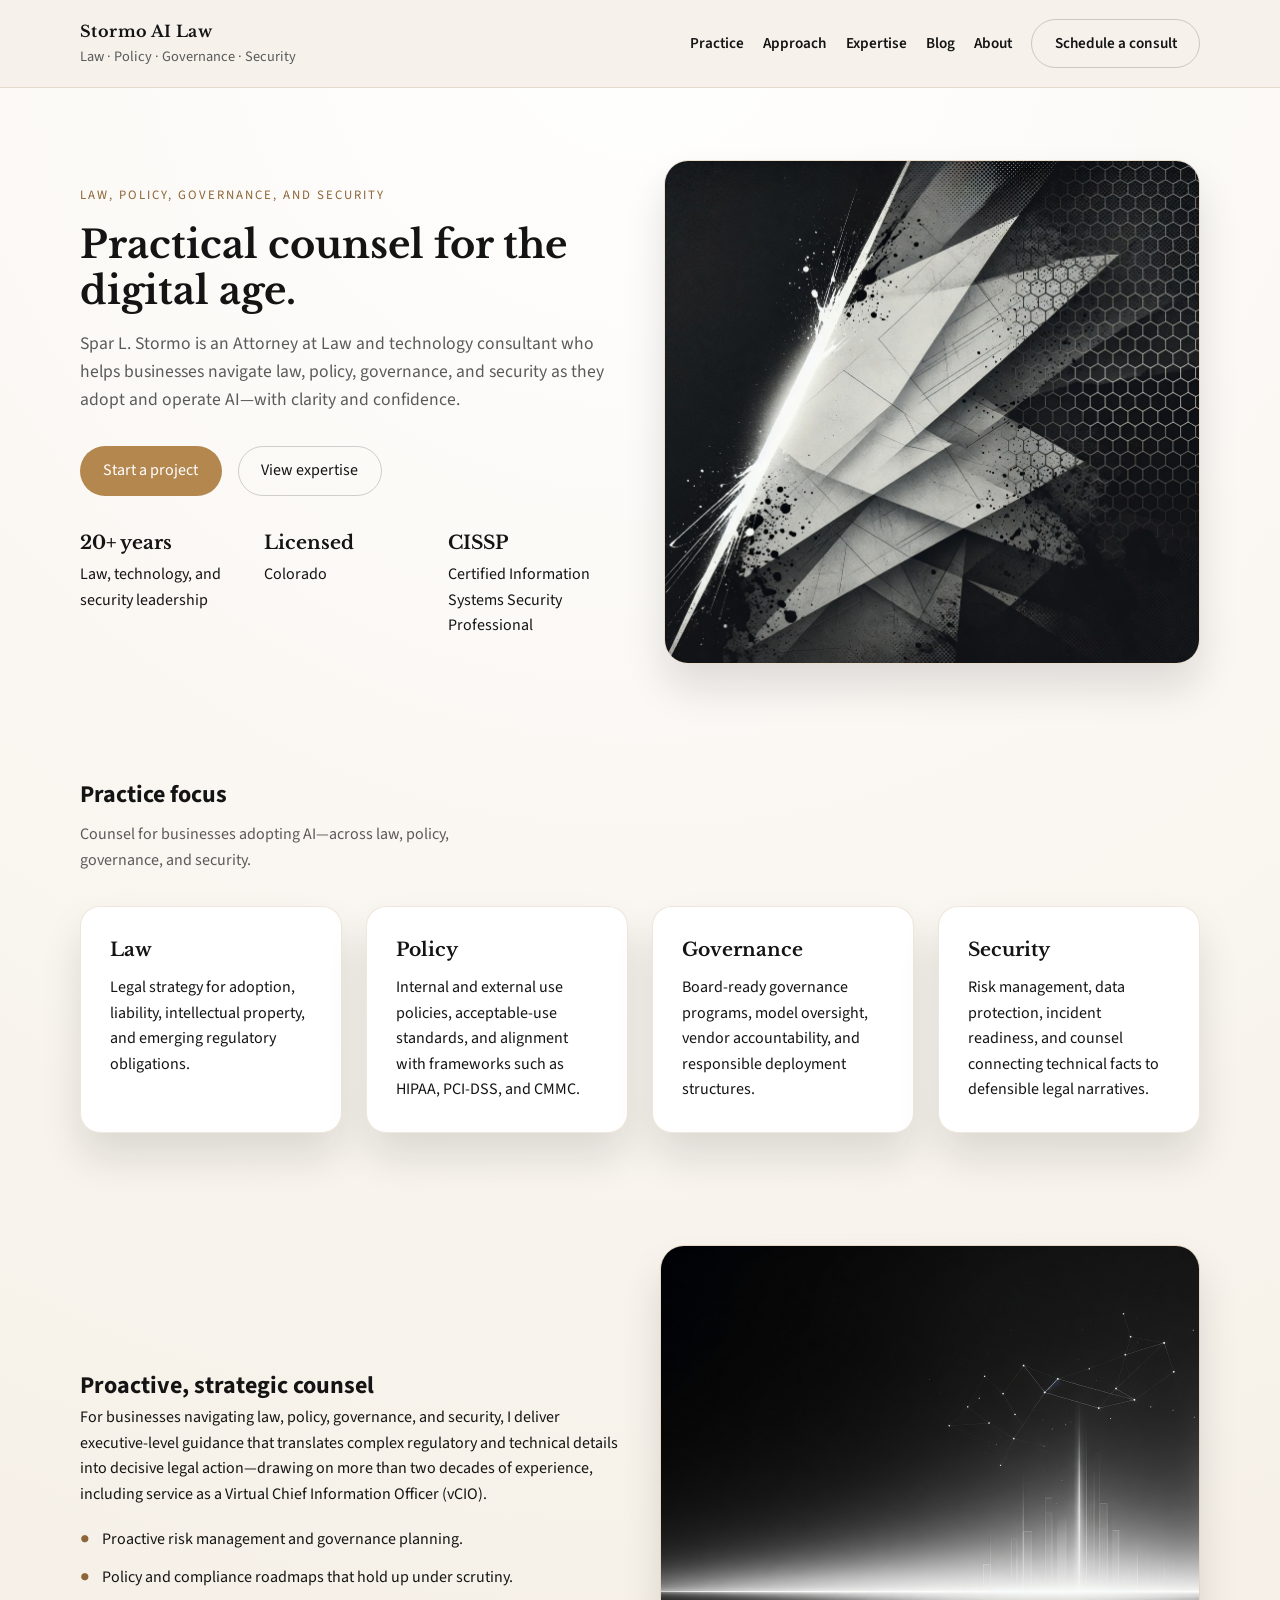
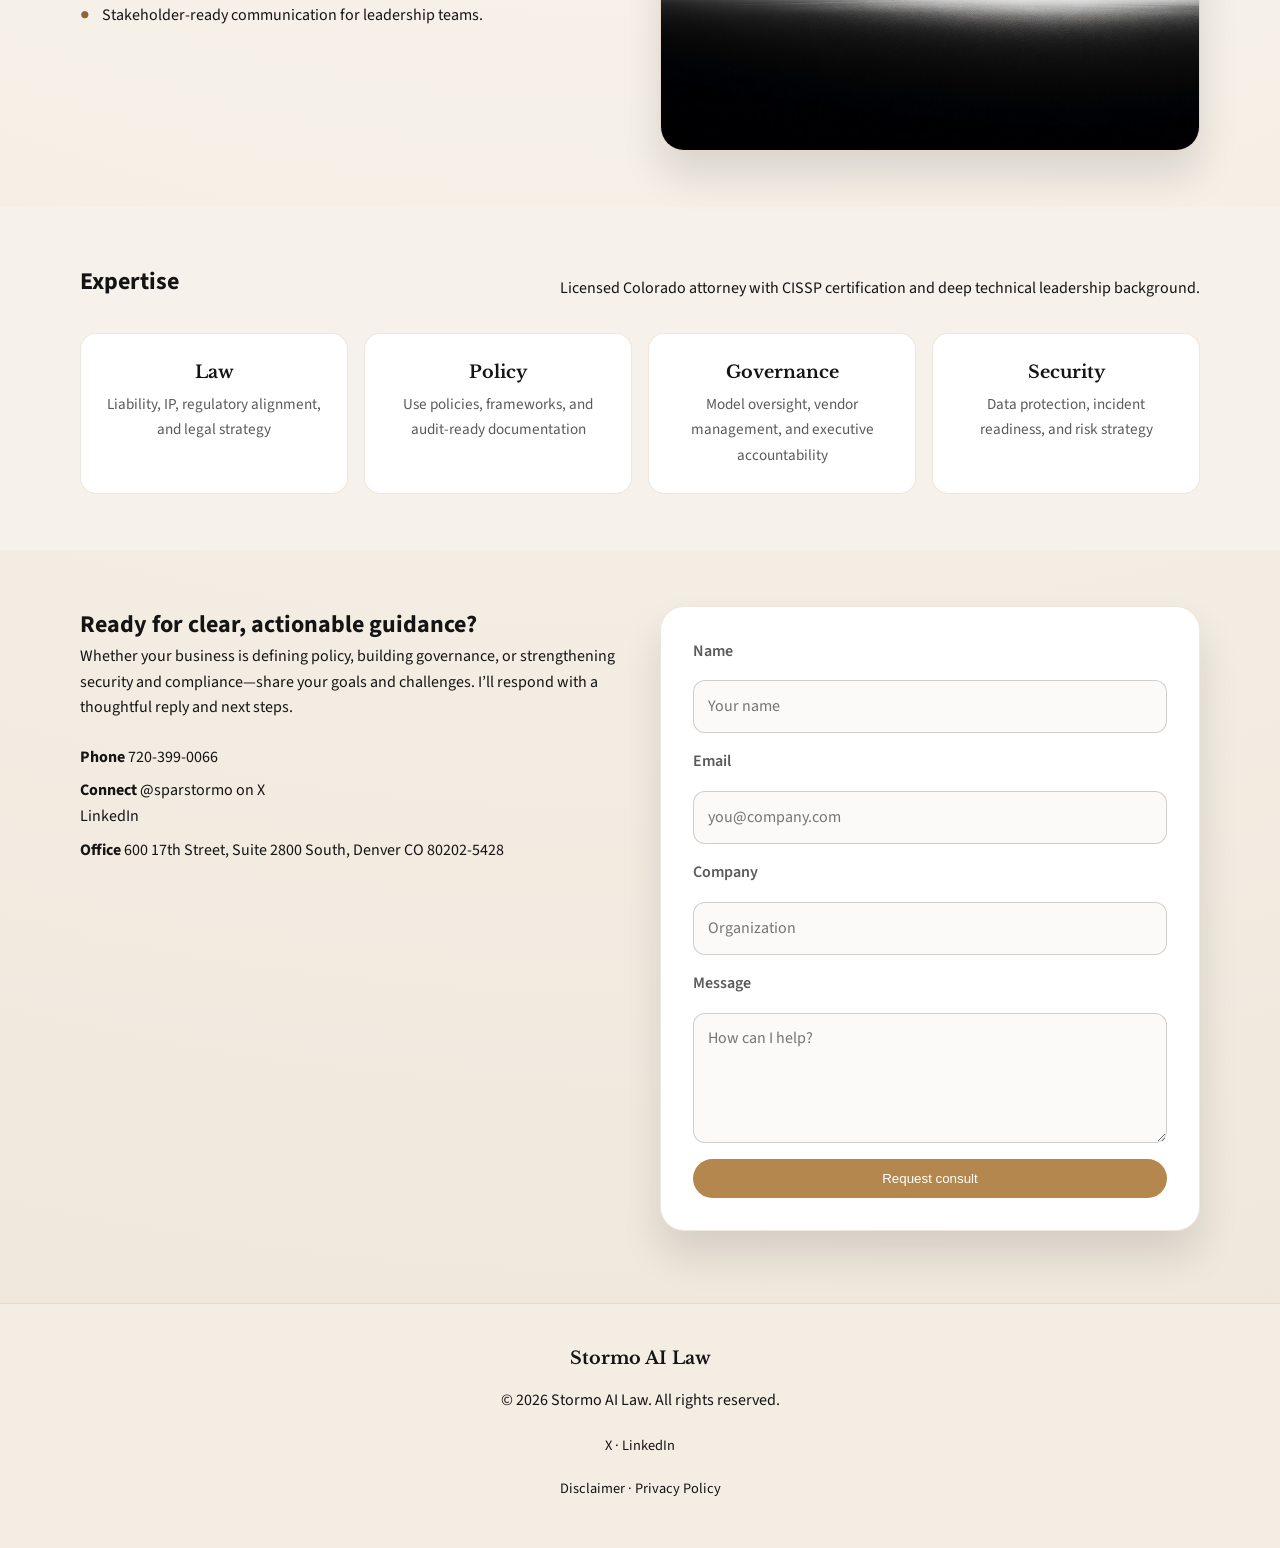
<file: index.html>
<!doctype html>
<html lang="en">
  <head>
    <meta charset="utf-8" />
    <meta name="viewport" content="width=device-width, initial-scale=1" />
    <title>Stormo AI Law | Law, Policy, Governance & Security | Denver, Colorado</title>
    <meta name="description" content="Counsel for businesses on law, policy, governance, and security in the age of AI. Spar L. Stormo — Attorney at Law, CISSP. Licensed in Colorado." />
    <meta property="og:title" content="Stormo AI Law" />
    <meta property="og:description" content="Counsel for businesses on law, policy, governance, and security in the age of AI." />
    <meta property="og:image" content="https://stormo.com/assets/image2.jpg" />
    <meta property="og:image:alt" content="Abstract graphic representing governance and security" />
    <meta property="og:type" content="website" />
    <meta property="og:url" content="https://stormo.com/" />
    <meta name="twitter:card" content="summary_large_image" />
    <meta name="twitter:title" content="Stormo AI Law" />
    <meta name="twitter:description" content="Counsel for businesses on law, policy, governance, and security in the age of AI." />
    <meta name="twitter:image" content="https://stormo.com/assets/image2.jpg" />
    <link rel="canonical" href="https://stormo.com/" />
    <link rel="icon" href="/favicon.ico?v=2" sizes="any" />
    <link rel="icon" href="/favicon.svg?v=2" type="image/svg+xml" />
    <link rel="icon" href="/favicon-32x32.png?v=2" type="image/png" sizes="32x32" />
    <link rel="apple-touch-icon" href="/apple-touch-icon.png?v=2" sizes="180x180" />
    <link rel="preconnect" href="https://fonts.googleapis.com" />
    <link rel="preconnect" href="https://fonts.gstatic.com" crossorigin />
    <link
      href="https://fonts.googleapis.com/css2?family=Libre+Baskerville:wght@400;700&family=Source+Sans+3:wght@300;400;600&display=swap"
      rel="stylesheet"
    />
    <link rel="stylesheet" href="styles.css" />
    <script type="application/ld+json">
    {
      "@context": "https://schema.org",
      "@type": "LegalService",
      "name": "Stormo AI Law",
      "description": "Counsel for businesses on law, policy, governance, and security in the age of AI.",
      "url": "https://stormo.com",
      "logo": "https://stormo.com/assets/image2.jpg",
      "image": "https://stormo.com/assets/image2.jpg",
      "address": {
        "@type": "PostalAddress",
        "streetAddress": "600 17th Street, Suite 2800 South",
        "addressLocality": "Denver",
        "addressRegion": "CO",
        "postalCode": "80202-5428",
        "addressCountry": "US"
      },
      "telephone": "+17203990066",
      "email": "info@stormo.com",
      "sameAs": [
        "https://x.com/sparstormo",
        "https://www.linkedin.com/in/sparstormo/"
      ],
      "areaServed": {
        "@type": "Country",
        "name": "United States"
      },
      "serviceType": ["Law", "Policy", "Governance", "Security"],
      "founder": {
        "@type": "Person",
        "name": "Spar L. Stormo",
        "jobTitle": "Attorney at Law",
        "knowsAbout": ["Artificial Intelligence", "Law", "Policy", "Governance", "Security", "HIPAA", "PCI-DSS", "CMMC"],
        "hasCredential": {
          "@type": "EducationalOccupationalCredential",
          "credentialCategory": "Professional Certification",
          "name": "CISSP"
        }
      }
    }
    </script>
  </head>
  <body>
    <a class="skip-link" href="#main">Skip to content</a>
    <header class="site-header">
      <div class="wrap">
        <a href="/" class="brand">
          <div>
            <p class="brand-title">Stormo AI Law</p>
            <p class="brand-subtitle">Law · Policy · Governance · Security</p>
          </div>
        </a>
        <button class="nav-toggle" type="button" aria-expanded="false" aria-controls="site-nav" aria-label="Open menu">
          <span class="nav-toggle-icon" aria-hidden="true"></span>
        </button>
        <nav class="nav" id="site-nav">
          <a href="#practice">Practice</a>
          <a href="#approach">Approach</a>
          <a href="#expertise">Expertise</a>
          <a href="/blog">Blog</a>
          <a href="/about">About</a>
          <a href="#contact" class="btn">Schedule a consult</a>
        </nav>
      </div>
    </header>

    <main id="main">
      <section class="hero">
        <div class="wrap hero-grid">
          <div class="hero-copy">
            <p class="kicker">Law, policy, governance, and security</p>
            <h1>Practical counsel for the digital age.</h1>
            <p class="lede">
              Spar L. Stormo is an Attorney at Law and technology consultant who
              helps businesses navigate law, policy, governance, and security as
              they adopt and operate AI—with clarity and confidence.
            </p>
            <div class="hero-actions">
              <a href="#contact" class="btn primary">Start a project</a>
              <a href="#expertise" class="btn ghost">View expertise</a>
            </div>
            <div class="hero-highlights">
              <div>
                <h3>20+ years</h3>
                <p>Law, technology, and security leadership</p>
              </div>
              <div>
                <h3>Licensed</h3>
                <p>Colorado</p>
              </div>
              <div>
                <h3>CISSP</h3>
                <p>Certified Information Systems Security Professional</p>
              </div>
            </div>
          </div>
          <div class="hero-image">
            <img src="assets/image2.jpg" alt="Abstract graphic representing policy, governance, and security" width="896" height="504" />
          </div>
        </div>
      </section>

      <section id="practice" class="band">
        <div class="wrap">
          <h2>Practice focus</h2>
          <p class="band-intro">Counsel for businesses adopting AI—across law, policy, governance, and security.</p>
          <div class="cards">
            <article>
              <h3>Law</h3>
              <p>
                Legal strategy for adoption, liability, intellectual property,
                and emerging regulatory obligations.
              </p>
            </article>
            <article>
              <h3>Policy</h3>
              <p>
                Internal and external use policies, acceptable-use standards, and
                alignment with frameworks such as HIPAA, PCI-DSS, and CMMC.
              </p>
            </article>
            <article>
              <h3>Governance</h3>
              <p>
                Board-ready governance programs, model oversight, vendor
                accountability, and responsible deployment structures.
              </p>
            </article>
            <article>
              <h3>Security</h3>
              <p>
                Risk management, data protection, incident readiness,
                and counsel connecting technical facts to defensible legal narratives.
              </p>
            </article>
          </div>
        </div>
      </section>

      <section id="approach" class="split">
        <div class="wrap split-grid">
          <div>
            <h2>Proactive, strategic counsel</h2>
            <p>
              For businesses navigating law, policy, governance, and security,
              I deliver executive-level guidance that translates complex regulatory
              and technical details into decisive legal action—drawing on more than
              two decades of experience, including service as a Virtual Chief
              Information Officer (vCIO).
            </p>
            <ul>
              <li>Proactive risk management and governance planning.</li>
              <li>Policy and compliance roadmaps that hold up under scrutiny.</li>
              <li>Stakeholder-ready communication for leadership teams.</li>
            </ul>
          </div>
          <div class="graphic-panel">
            <img src="assets/image1.jpg" alt="" width="896" height="504" loading="lazy" />
          </div>
        </div>
      </section>

      <section id="expertise" class="band muted">
        <div class="wrap">
          <div class="insights-head">
            <h2>Expertise</h2>
            <p>
              Licensed Colorado attorney with CISSP certification and deep
              technical leadership background.
            </p>
          </div>
          <div class="pillar-grid">
            <div class="pillar">
              <strong>Law</strong>
              <span>Liability, IP, regulatory alignment, and legal strategy</span>
            </div>
            <div class="pillar">
              <strong>Policy</strong>
              <span>Use policies, frameworks, and audit-ready documentation</span>
            </div>
            <div class="pillar">
              <strong>Governance</strong>
              <span>Model oversight, vendor management, and executive accountability</span>
            </div>
            <div class="pillar">
              <strong>Security</strong>
              <span>Data protection, incident readiness, and risk strategy</span>
            </div>
          </div>
        </div>
      </section>

      <section id="contact" class="contact">
        <div class="wrap contact-grid">
          <div>
            <h2>Ready for clear, actionable guidance?</h2>
            <p>
              Whether your business is defining policy, building governance,
              or strengthening security and compliance—share your goals and
              challenges. I’ll respond with a thoughtful reply and next steps.
            </p>
            <address class="contact-info">
              <p>
                <strong>Phone</strong>
                <a href="tel:+17203990066">720-399-0066</a>
              </p>
              <p>
                <strong>Connect</strong>
                <a href="https://x.com/sparstormo" target="_blank" rel="noopener noreferrer">@sparstormo on X</a><br />
                <a href="https://www.linkedin.com/in/sparstormo/" target="_blank" rel="noopener noreferrer">LinkedIn</a>
              </p>
              <p>
                <strong>Office</strong> 600 17th Street, Suite 2800 South, Denver
                CO 80202-5428
              </p>
            </address>
          </div>
          <form class="contact-card" id="contact-form">
            <label for="contact-name">Name</label>
            <input id="contact-name" name="name" type="text" placeholder="Your name" autocomplete="name" required />
            <label for="contact-email">Email</label>
            <input id="contact-email" name="email" type="email" placeholder="you@company.com" autocomplete="email" required />
            <label for="contact-company">Company</label>
            <input id="contact-company" name="company" type="text" placeholder="Organization" autocomplete="organization" />
            <label for="contact-message">Message</label>
            <textarea id="contact-message" name="body" rows="4" placeholder="How can I help?" required></textarea>
            <button type="submit" class="btn primary">Request consult</button>
          </form>
          <script>
            document.getElementById("contact-form").addEventListener("submit", function (e) {
              e.preventDefault();
              var name = encodeURIComponent(document.getElementById("contact-name").value || "");
              var email = encodeURIComponent(document.getElementById("contact-email").value || "");
              var company = encodeURIComponent(document.getElementById("contact-company").value || "");
              var body = encodeURIComponent(document.getElementById("contact-message").value || "");
              var line = "%0D%0A";
              var mailtoBody = "Name: " + name + line + "Email: " + email + line + "Company: " + company + line + line + "Message:" + line + body;
              window.location.href = "mailto:info@stormo.com?subject=Consultation%20Request&body=" + mailtoBody;
            });
          </script>
        </div>
      </section>
    </main>

    <footer class="site-footer">
      <div class="wrap footer-grid">
        <div class="footer-brand">
          <p>Stormo AI Law</p>
        </div>
        <p>© 2026 Stormo AI Law. All rights reserved.</p>
        <p class="footer-links">
          <a href="https://x.com/sparstormo" target="_blank" rel="noopener noreferrer">X</a> ·
          <a href="https://www.linkedin.com/in/sparstormo/" target="_blank" rel="noopener noreferrer">LinkedIn</a>
        </p>
        <p class="footer-links">
          <a href="/disclaimer">Disclaimer</a> · <a href="/privacy">Privacy Policy</a>
        </p>
      </div>
    </footer>
    <script src="nav.js"></script>
  </body>
</html>
</file>
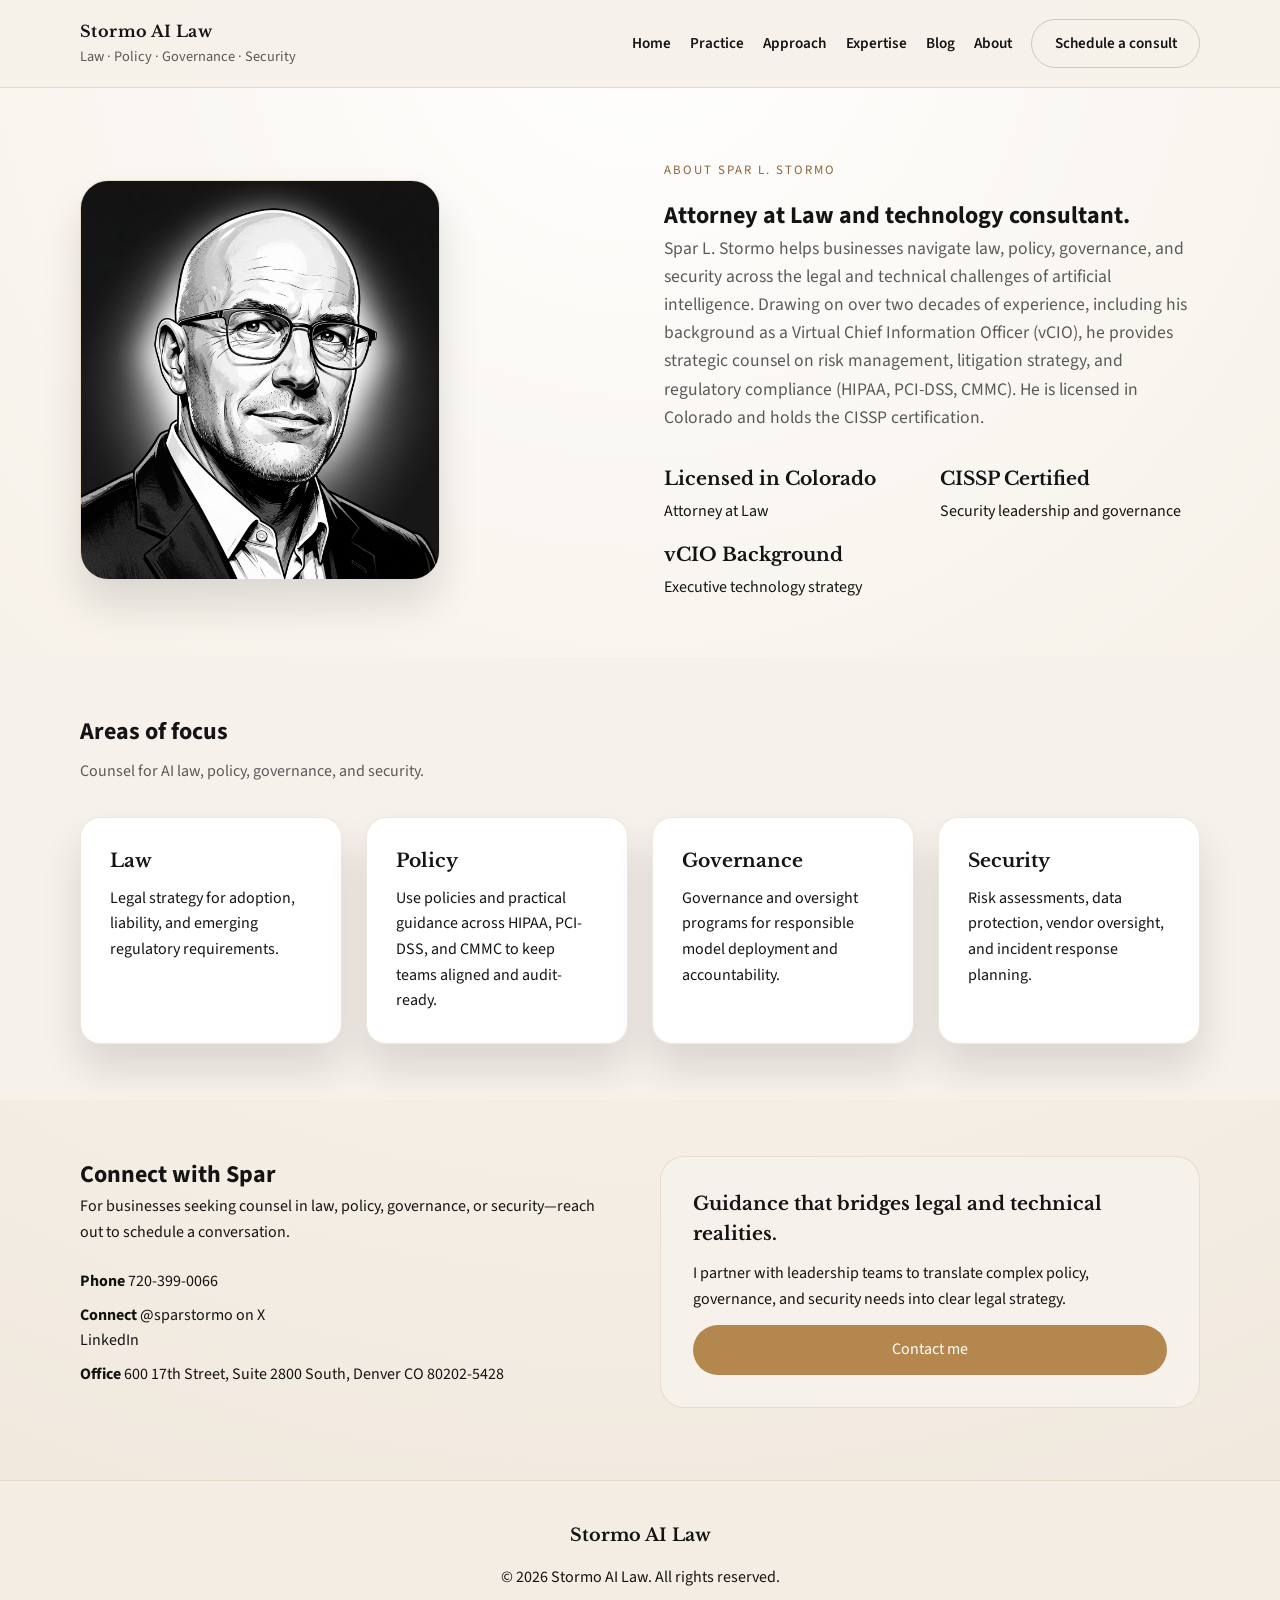
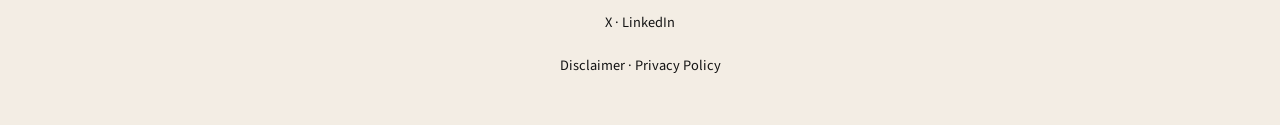
<file: about.html>
<!doctype html>
<html lang="en">
  <head>
    <meta charset="utf-8" />
    <meta name="viewport" content="width=device-width, initial-scale=1" />
    <title>About Spar L. Stormo | Stormo AI Law | Attorney at Law, CISSP</title>
    <meta name="description" content="About Spar L. Stormo — counsel on law, policy, governance, and security for businesses adopting AI. Attorney at Law, CISSP. Licensed in Colorado." />
    <meta property="og:title" content="About · Stormo AI Law" />
    <meta property="og:description" content="Counsel on law, policy, governance, and security for businesses adopting AI." />
    <meta property="og:image" content="https://stormo.com/assets/spar-headshot.jpg" />
    <meta property="og:image:alt" content="Spar L. Stormo, Attorney at Law" />
    <meta property="og:type" content="website" />
    <meta property="og:url" content="https://stormo.com/about" />
    <meta name="twitter:card" content="summary_large_image" />
    <meta name="twitter:title" content="About · Stormo AI Law" />
    <meta name="twitter:description" content="About Spar L. Stormo — counsel on law, policy, governance, and security for businesses adopting AI." />
    <meta name="twitter:image" content="https://stormo.com/assets/spar-headshot.jpg" />
    <link rel="canonical" href="https://stormo.com/about" />
    <link rel="icon" href="/favicon.ico?v=2" sizes="any" />
    <link rel="icon" href="/favicon.svg?v=2" type="image/svg+xml" />
    <link rel="icon" href="/favicon-32x32.png?v=2" type="image/png" sizes="32x32" />
    <link rel="apple-touch-icon" href="/apple-touch-icon.png?v=2" sizes="180x180" />
    <link rel="preconnect" href="https://fonts.googleapis.com" />
    <link rel="preconnect" href="https://fonts.gstatic.com" crossorigin />
    <link
      href="https://fonts.googleapis.com/css2?family=Libre+Baskerville:wght@400;700&family=Source+Sans+3:wght@300;400;600&display=swap"
      rel="stylesheet"
    />
    <link rel="stylesheet" href="styles.css" />
    <script type="application/ld+json">
    {
      "@context": "https://schema.org",
      "@type": "Person",
      "name": "Spar L. Stormo",
      "jobTitle": "Attorney at Law",
      "worksFor": {
        "@type": "LegalService",
        "name": "Stormo AI Law"
      },
      "url": "https://stormo.com/about",
      "image": "https://stormo.com/assets/spar-headshot.jpg",
      "address": {
        "@type": "PostalAddress",
        "streetAddress": "600 17th Street, Suite 2800 South",
        "addressLocality": "Denver",
        "addressRegion": "CO",
        "postalCode": "80202-5428",
        "addressCountry": "US"
      },
      "telephone": "+17203990066",
      "email": "info@stormo.com",
      "sameAs": [
        "https://x.com/sparstormo",
        "https://www.linkedin.com/in/sparstormo/"
      ],
      "knowsAbout": ["Artificial Intelligence", "Law", "Policy", "Governance", "Security", "HIPAA", "PCI-DSS", "CMMC"],
      "hasCredential": [
        {
          "@type": "EducationalOccupationalCredential",
          "credentialCategory": "Professional License",
          "name": "Attorney at Law",
          "recognizedBy": {
            "@type": "Organization",
            "name": "Colorado State Bar"
          }
        },
        {
          "@type": "EducationalOccupationalCredential",
          "credentialCategory": "Professional Certification",
          "name": "CISSP"
        }
      ]
    }
    </script>
  </head>
  <body>
    <a class="skip-link" href="#main">Skip to content</a>
    <header class="site-header">
      <div class="wrap">
        <a href="/" class="brand">
          <div>
            <p class="brand-title">Stormo AI Law</p>
            <p class="brand-subtitle">Law · Policy · Governance · Security</p>
          </div>
        </a>
        <button class="nav-toggle" type="button" aria-expanded="false" aria-controls="site-nav" aria-label="Open menu">
          <span class="nav-toggle-icon" aria-hidden="true"></span>
        </button>
        <nav class="nav" id="site-nav">
          <a href="/">Home</a>
          <a href="/#practice">Practice</a>
          <a href="/#approach">Approach</a>
          <a href="/#expertise">Expertise</a>
          <a href="/blog">Blog</a>
          <a href="/about" aria-current="page">About</a>
          <a href="/#contact" class="btn">Schedule a consult</a>
        </nav>
      </div>
    </header>

    <main id="main">
      <section class="about-hero">
        <div class="wrap about-grid">
          <div class="about-image">
            <img src="assets/spar-headshot.jpg" alt="Spar L. Stormo" width="400" height="400" />
          </div>
          <div class="about-copy">
            <p class="kicker">About Spar L. Stormo</p>
            <h1>Attorney at Law and technology consultant.</h1>
            <p class="lede">
              Spar L. Stormo helps businesses navigate law, policy, governance,
              and security across the legal and technical challenges of artificial
              intelligence. Drawing on over two decades of experience, including his
              background as a Virtual Chief Information Officer (vCIO), he provides
              strategic counsel on risk management, litigation strategy, and
              regulatory compliance (HIPAA, PCI-DSS, CMMC). He is licensed in Colorado
              and holds the CISSP certification.
            </p>
            <div class="about-details">
              <div>
                <h3>Licensed in Colorado</h3>
                <p>Attorney at Law</p>
              </div>
              <div>
                <h3>CISSP Certified</h3>
                <p>Security leadership and governance</p>
              </div>
              <div>
                <h3>vCIO Background</h3>
                <p>Executive technology strategy</p>
              </div>
            </div>
          </div>
        </div>
      </section>

      <section class="band muted">
        <div class="wrap">
          <h2>Areas of focus</h2>
          <p class="band-intro">Counsel for AI law, policy, governance, and security.</p>
          <div class="cards">
            <article>
              <h3>Law</h3>
              <p>
                Legal strategy for adoption, liability, and emerging
                regulatory requirements.
              </p>
            </article>
            <article>
              <h3>Policy</h3>
              <p>
                Use policies and practical guidance across HIPAA, PCI-DSS, and
                CMMC to keep teams aligned and audit-ready.
              </p>
            </article>
            <article>
              <h3>Governance</h3>
              <p>
                Governance and oversight programs for responsible model
                deployment and accountability.
              </p>
            </article>
            <article>
              <h3>Security</h3>
              <p>
                Risk assessments, data protection, vendor oversight, and
                incident response planning.
              </p>
            </article>
          </div>
        </div>
      </section>

      <section class="contact">
        <div class="wrap contact-grid">
          <div>
            <h2>Connect with Spar</h2>
            <p>
              For businesses seeking counsel in law, policy, governance, or
              security—reach out to schedule a conversation.
            </p>
            <address class="contact-info">
              <p>
                <strong>Phone</strong>
                <a href="tel:+17203990066">720-399-0066</a>
              </p>
              <p>
                <strong>Connect</strong>
                <a href="https://x.com/sparstormo" target="_blank" rel="noopener noreferrer">@sparstormo on X</a><br />
                <a href="https://www.linkedin.com/in/sparstormo/" target="_blank" rel="noopener noreferrer">LinkedIn</a>
              </p>
              <p>
                <strong>Office</strong> 600 17th Street, Suite 2800 South, Denver
                CO 80202-5428
              </p>
            </address>
          </div>
          <div class="about-quote">
            <h3>Guidance that bridges legal and technical realities.</h3>
            <p>
              I partner with leadership teams to translate complex policy,
              governance, and security needs into clear legal strategy.
            </p>
            <a href="/#contact" class="btn primary">Contact me</a>
          </div>
        </div>
      </section>
    </main>

    <footer class="site-footer">
      <div class="wrap footer-grid">
        <div class="footer-brand">
          <p>Stormo AI Law</p>
        </div>
        <p>© 2026 Stormo AI Law. All rights reserved.</p>
        <p class="footer-links">
          <a href="https://x.com/sparstormo" target="_blank" rel="noopener noreferrer">X</a> ·
          <a href="https://www.linkedin.com/in/sparstormo/" target="_blank" rel="noopener noreferrer">LinkedIn</a>
        </p>
        <p class="footer-links">
          <a href="/disclaimer">Disclaimer</a> · <a href="/privacy">Privacy Policy</a>
        </p>
      </div>
    </footer>
    <script src="nav.js"></script>
  </body>
</html>
</file>
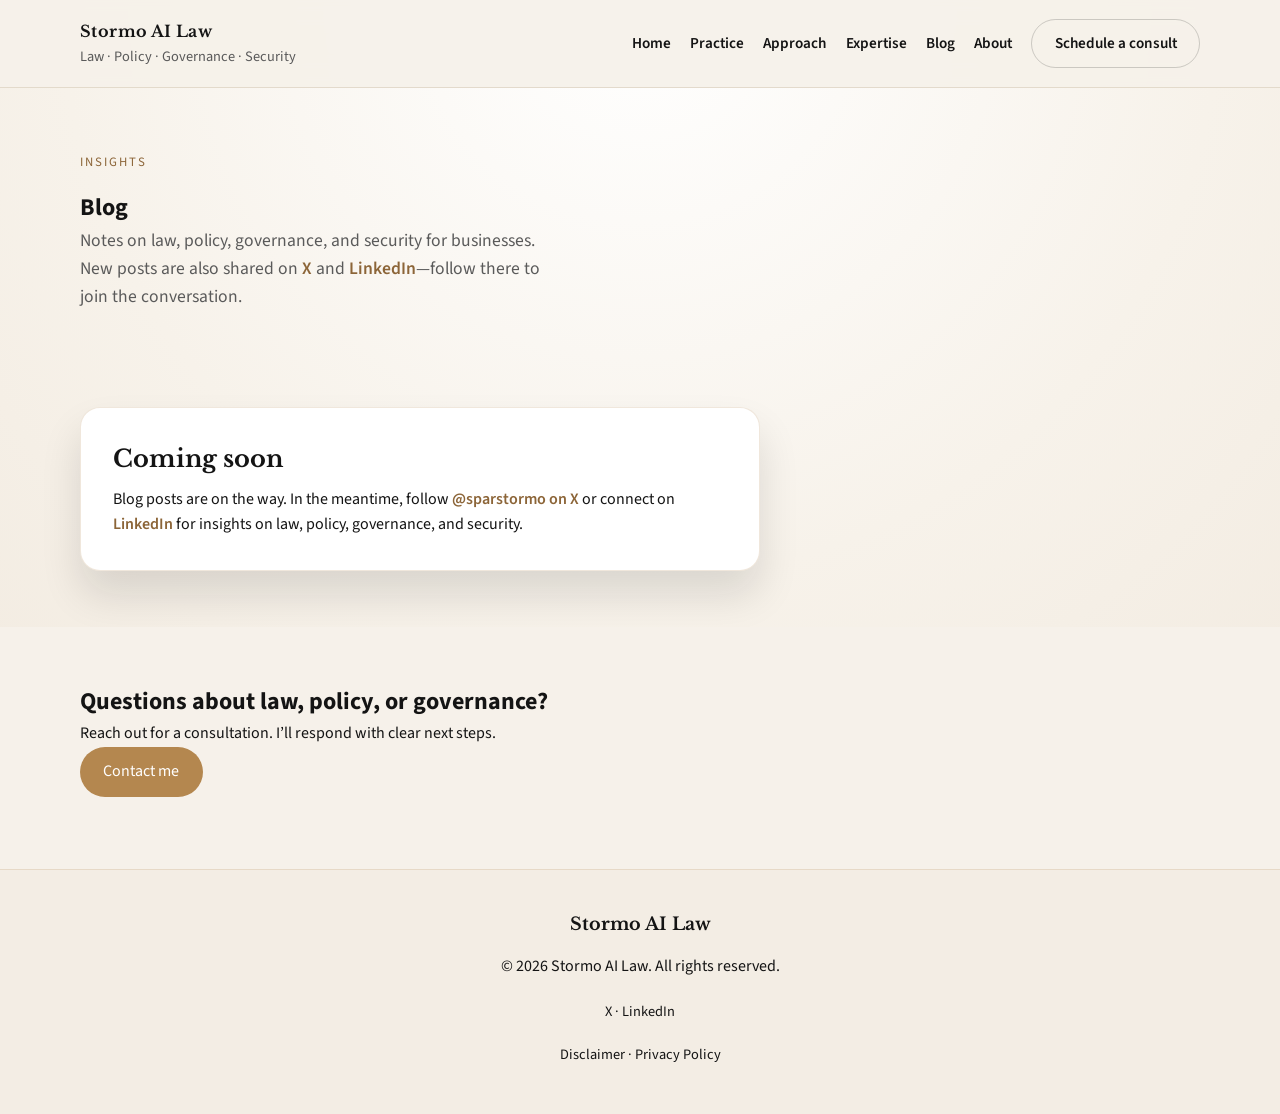
<file: blog.html>
<!doctype html>
<html lang="en">
  <head>
    <meta charset="utf-8" />
    <meta name="viewport" content="width=device-width, initial-scale=1" />
    <title>Blog | Stormo AI Law | Law, Policy, Governance & Security</title>
    <meta name="description" content="Stormo AI Law blog — insights on law, policy, governance, and security for businesses." />
    <meta property="og:title" content="Blog · Stormo AI Law" />
    <meta property="og:description" content="Insights on law, policy, governance, and security." />
    <meta property="og:image" content="https://stormo.com/assets/image2.jpg" />
    <meta property="og:image:alt" content="Stormo AI Law" />
    <meta property="og:type" content="website" />
    <meta property="og:url" content="https://stormo.com/blog" />
    <meta name="twitter:card" content="summary_large_image" />
    <meta name="twitter:title" content="Blog · Stormo AI Law" />
    <meta name="twitter:description" content="Insights on law, policy, governance, and security." />
    <meta name="twitter:image" content="https://stormo.com/assets/image2.jpg" />
    <link rel="canonical" href="https://stormo.com/blog" />
    <link rel="icon" href="/favicon.ico?v=2" sizes="any" />
    <link rel="icon" href="/favicon.svg?v=2" type="image/svg+xml" />
    <link rel="icon" href="/favicon-32x32.png?v=2" type="image/png" sizes="32x32" />
    <link rel="apple-touch-icon" href="/apple-touch-icon.png?v=2" sizes="180x180" />
    <link rel="preconnect" href="https://fonts.googleapis.com" />
    <link rel="preconnect" href="https://fonts.gstatic.com" crossorigin />
    <link
      href="https://fonts.googleapis.com/css2?family=Libre+Baskerville:wght@400;700&family=Source+Sans+3:wght@300;400;600&display=swap"
      rel="stylesheet"
    />
    <link rel="stylesheet" href="styles.css" />
    <script type="application/ld+json">
    {
      "@context": "https://schema.org",
      "@type": "WebPage",
      "name": "Stormo AI Law Blog",
      "description": "Insights on law, policy, governance, and security for businesses.",
      "url": "https://stormo.com/blog",
      "publisher": {
        "@type": "LegalService",
        "name": "Stormo AI Law",
        "logo": {
          "@type": "ImageObject",
          "url": "https://stormo.com/assets/image2.jpg"
        }
      }
    }
    </script>
  </head>
  <body>
    <a class="skip-link" href="#main">Skip to content</a>
    <header class="site-header">
      <div class="wrap">
        <a href="/" class="brand">
          <div>
            <p class="brand-title">Stormo AI Law</p>
            <p class="brand-subtitle">Law · Policy · Governance · Security</p>
          </div>
        </a>
        <button class="nav-toggle" type="button" aria-expanded="false" aria-controls="site-nav" aria-label="Open menu">
          <span class="nav-toggle-icon" aria-hidden="true"></span>
        </button>
        <nav class="nav" id="site-nav">
          <a href="/">Home</a>
          <a href="/#practice">Practice</a>
          <a href="/#approach">Approach</a>
          <a href="/#expertise">Expertise</a>
          <a href="/blog" aria-current="page">Blog</a>
          <a href="/about">About</a>
          <a href="/#contact" class="btn">Schedule a consult</a>
        </nav>
      </div>
    </header>

    <main id="main">
      <section class="blog-hero">
        <div class="wrap">
          <p class="kicker">Insights</p>
          <h1>Blog</h1>
          <p class="lede">
            Notes on law, policy, governance, and security for businesses.
            New posts are also shared on
            <a href="https://x.com/sparstormo" target="_blank" rel="noopener noreferrer">X</a> and
            <a href="https://www.linkedin.com/in/sparstormo/" target="_blank" rel="noopener noreferrer">LinkedIn</a>—follow
            there to join the conversation.
          </p>
        </div>
      </section>

      <section class="band">
        <div class="wrap">
          <div class="blog-empty">
            <h2>Coming soon</h2>
            <p>
              Blog posts are on the way. In the meantime, follow
              <a href="https://x.com/sparstormo" target="_blank" rel="noopener noreferrer">@sparstormo on X</a> or connect on
              <a href="https://www.linkedin.com/in/sparstormo/" target="_blank" rel="noopener noreferrer">LinkedIn</a>
              for insights on law, policy, governance, and security.
            </p>
          </div>
        </div>
      </section>

      <section class="contact band muted">
        <div class="wrap contact-grid">
          <div>
            <h2>Questions about law, policy, or governance?</h2>
            <p>
              Reach out for a consultation. I’ll respond with clear next steps.
            </p>
            <a href="/#contact" class="btn primary">Contact me</a>
          </div>
        </div>
      </section>
    </main>

    <footer class="site-footer">
      <div class="wrap footer-grid">
        <div class="footer-brand">
          <p>Stormo AI Law</p>
        </div>
        <p>© 2026 Stormo AI Law. All rights reserved.</p>
        <p class="footer-links">
          <a href="https://x.com/sparstormo" target="_blank" rel="noopener noreferrer">X</a> ·
          <a href="https://www.linkedin.com/in/sparstormo/" target="_blank" rel="noopener noreferrer">LinkedIn</a>
        </p>
        <p class="footer-links">
          <a href="/disclaimer">Disclaimer</a> · <a href="/privacy">Privacy Policy</a>
        </p>
      </div>
    </footer>
    <script src="nav.js"></script>
  </body>
</html>
</file>
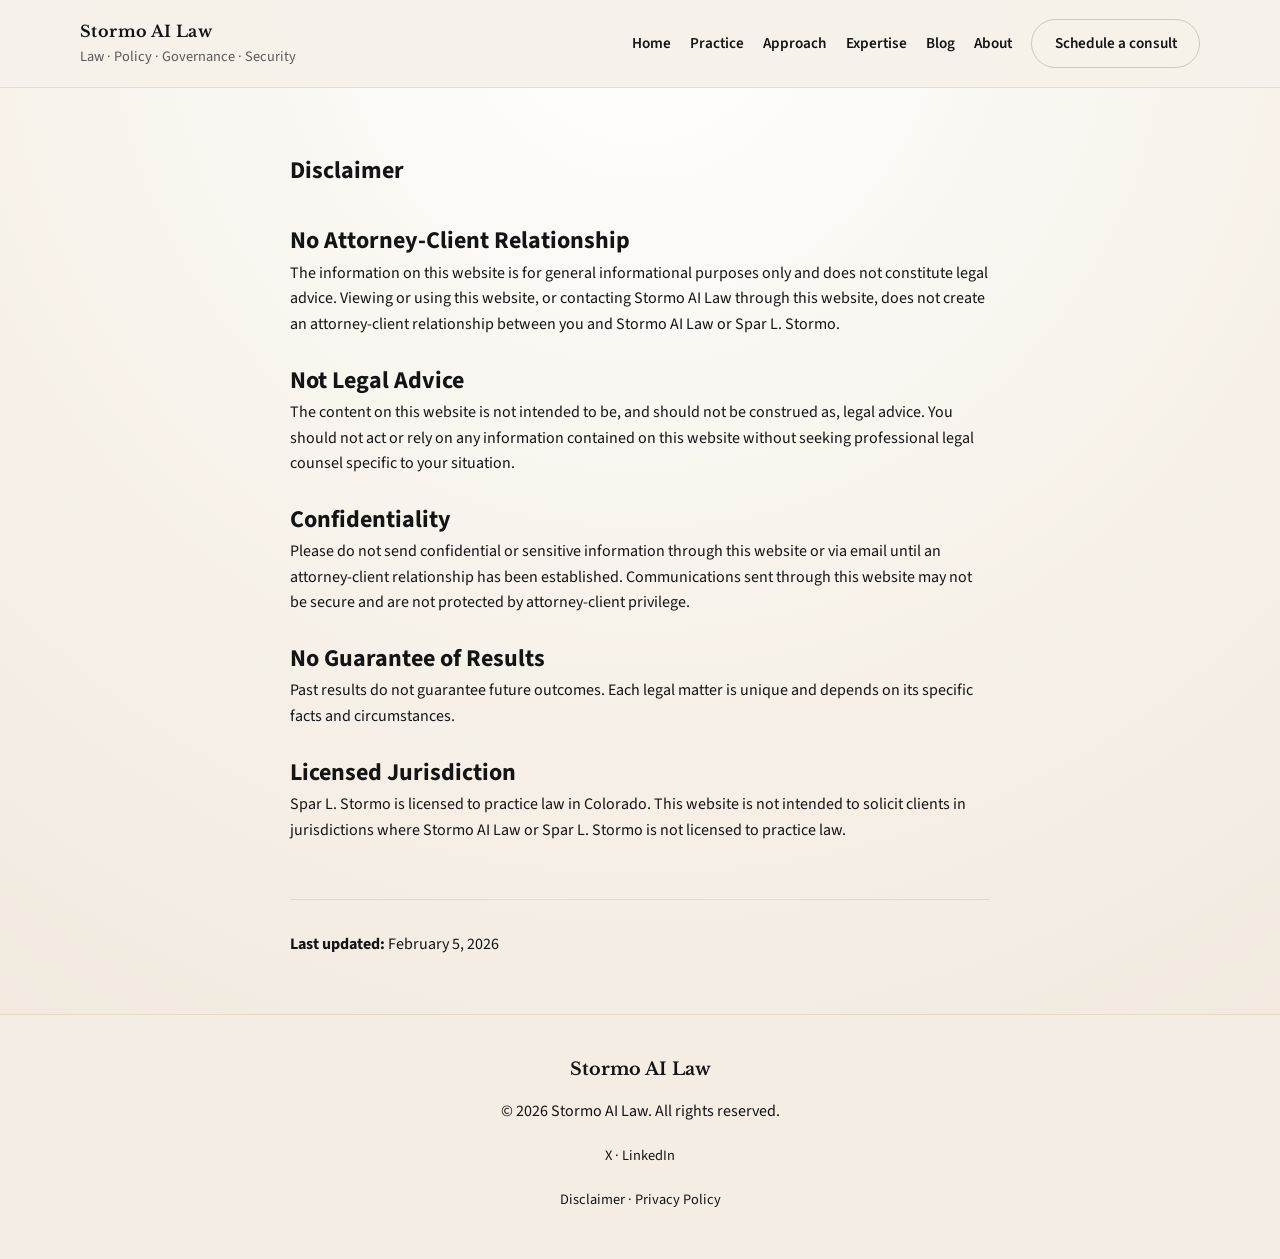
<file: disclaimer.html>
<!doctype html>
<html lang="en">
  <head>
    <meta charset="utf-8" />
    <meta name="viewport" content="width=device-width, initial-scale=1" />
    <title>Disclaimer | Stormo AI Law</title>
    <meta name="description" content="Legal disclaimer for Stormo AI Law website." />
    <meta name="robots" content="noindex, follow" />
    <link rel="icon" href="/favicon.ico?v=2" sizes="any" />
    <link rel="icon" href="/favicon.svg?v=2" type="image/svg+xml" />
    <link rel="icon" href="/favicon-32x32.png?v=2" type="image/png" sizes="32x32" />
    <link rel="apple-touch-icon" href="/apple-touch-icon.png?v=2" sizes="180x180" />
    <link rel="preconnect" href="https://fonts.googleapis.com" />
    <link rel="preconnect" href="https://fonts.gstatic.com" crossorigin />
    <link
      href="https://fonts.googleapis.com/css2?family=Libre+Baskerville:wght@400;700&family=Source+Sans+3:wght@300;400;600&display=swap"
      rel="stylesheet"
    />
    <link rel="stylesheet" href="styles.css" />
  </head>
  <body>
    <a class="skip-link" href="#main">Skip to content</a>
    <header class="site-header">
      <div class="wrap">
        <a href="/" class="brand">
          <div>
            <p class="brand-title">Stormo AI Law</p>
            <p class="brand-subtitle">Law · Policy · Governance · Security</p>
          </div>
        </a>
        <button class="nav-toggle" type="button" aria-expanded="false" aria-controls="site-nav" aria-label="Open menu">
          <span class="nav-toggle-icon" aria-hidden="true"></span>
        </button>
        <nav class="nav" id="site-nav">
          <a href="/">Home</a>
          <a href="/#practice">Practice</a>
          <a href="/#approach">Approach</a>
          <a href="/#expertise">Expertise</a>
          <a href="/blog">Blog</a>
          <a href="/about">About</a>
          <a href="/#contact" class="btn">Schedule a consult</a>
        </nav>
      </div>
    </header>

    <main id="main">
      <section class="band" style="padding-top: 4rem;">
        <div class="wrap" style="max-width: 700px;">
          <h1>Disclaimer</h1>
          <div style="margin-top: 2rem; display: grid; gap: 1.5rem;">
            <div>
              <h2>No Attorney-Client Relationship</h2>
              <p>
                The information on this website is for general informational
                purposes only and does not constitute legal advice. Viewing or
                using this website, or contacting Stormo AI Law through this
                website, does not create an attorney-client relationship between
                you and Stormo AI Law or Spar L. Stormo.
              </p>
            </div>
            <div>
              <h2>Not Legal Advice</h2>
              <p>
                The content on this website is not intended to be, and should
                not be construed as, legal advice. You should not act or rely
                on any information contained on this website without seeking
                professional legal counsel specific to your situation.
              </p>
            </div>
            <div>
              <h2>Confidentiality</h2>
              <p>
                Please do not send confidential or sensitive information through
                this website or via email until an attorney-client relationship
                has been established. Communications sent through this website
                may not be secure and are not protected by attorney-client
                privilege.
              </p>
            </div>
            <div>
              <h2>No Guarantee of Results</h2>
              <p>
                Past results do not guarantee future outcomes. Each legal matter
                is unique and depends on its specific facts and circumstances.
              </p>
            </div>
            <div>
              <h2>Licensed Jurisdiction</h2>
              <p>
                Spar L. Stormo is licensed to practice law in Colorado. This
                website is not intended to solicit clients in jurisdictions
                where Stormo AI Law or Spar L. Stormo is not licensed to
                practice law.
              </p>
            </div>
            <div>
              <p style="margin-top: 2rem; padding-top: 2rem; border-top: 1px solid rgba(180, 135, 79, 0.2);">
                <strong>Last updated:</strong> February 5, 2026
              </p>
            </div>
          </div>
        </div>
      </section>
    </main>

    <footer class="site-footer">
      <div class="wrap footer-grid">
        <div class="footer-brand">
          <p>Stormo AI Law</p>
        </div>
        <p>© 2026 Stormo AI Law. All rights reserved.</p>
        <p class="footer-links">
          <a href="https://x.com/sparstormo" target="_blank" rel="noopener noreferrer">X</a> ·
          <a href="https://www.linkedin.com/in/sparstormo/" target="_blank" rel="noopener noreferrer">LinkedIn</a>
        </p>
        <p class="footer-links">
          <a href="/disclaimer">Disclaimer</a> · <a href="/privacy">Privacy Policy</a>
        </p>
      </div>
    </footer>
    <script src="nav.js"></script>
  </body>
</html>
</file>
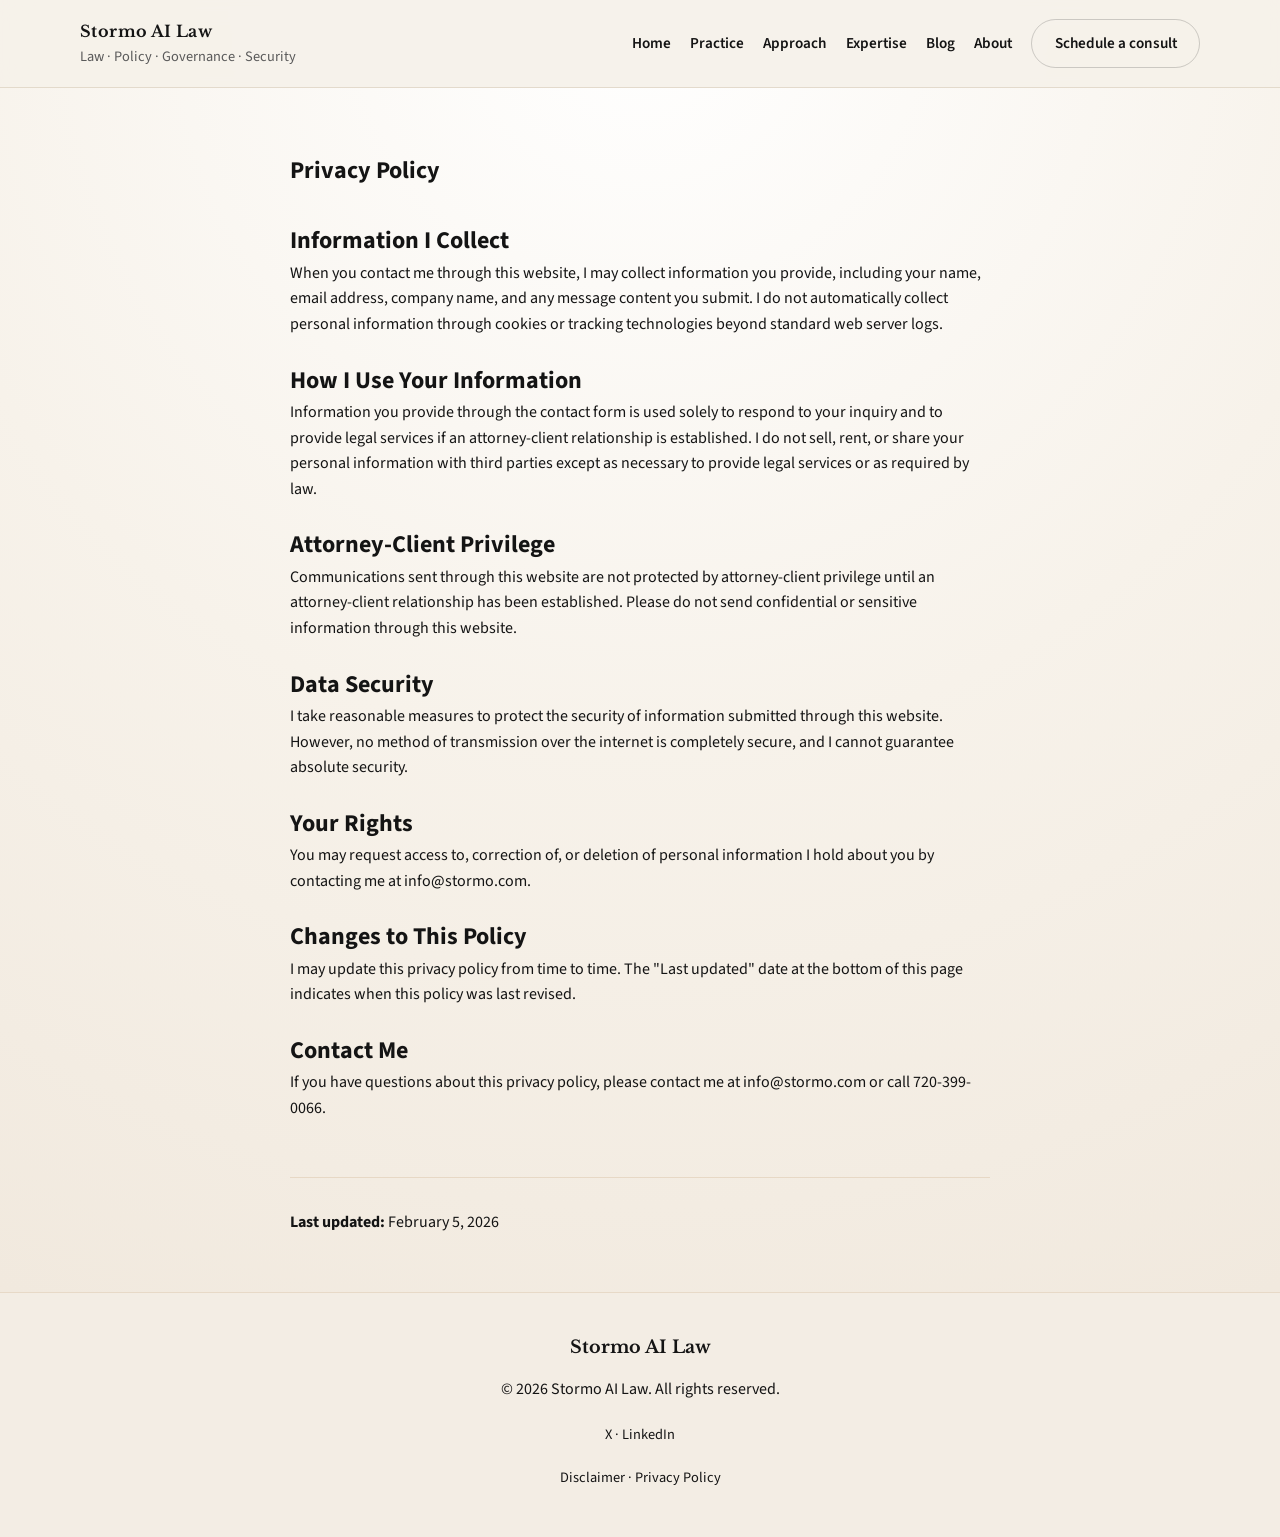
<file: privacy.html>
<!doctype html>
<html lang="en">
  <head>
    <meta charset="utf-8" />
    <meta name="viewport" content="width=device-width, initial-scale=1" />
    <title>Privacy Policy | Stormo AI Law</title>
    <meta name="description" content="Privacy policy for Stormo AI Law website." />
    <meta name="robots" content="noindex, follow" />
    <link rel="icon" href="/favicon.ico?v=2" sizes="any" />
    <link rel="icon" href="/favicon.svg?v=2" type="image/svg+xml" />
    <link rel="icon" href="/favicon-32x32.png?v=2" type="image/png" sizes="32x32" />
    <link rel="apple-touch-icon" href="/apple-touch-icon.png?v=2" sizes="180x180" />
    <link rel="preconnect" href="https://fonts.googleapis.com" />
    <link rel="preconnect" href="https://fonts.gstatic.com" crossorigin />
    <link
      href="https://fonts.googleapis.com/css2?family=Libre+Baskerville:wght@400;700&family=Source+Sans+3:wght@300;400;600&display=swap"
      rel="stylesheet"
    />
    <link rel="stylesheet" href="styles.css" />
  </head>
  <body>
    <a class="skip-link" href="#main">Skip to content</a>
    <header class="site-header">
      <div class="wrap">
        <a href="/" class="brand">
          <div>
            <p class="brand-title">Stormo AI Law</p>
            <p class="brand-subtitle">Law · Policy · Governance · Security</p>
          </div>
        </a>
        <button class="nav-toggle" type="button" aria-expanded="false" aria-controls="site-nav" aria-label="Open menu">
          <span class="nav-toggle-icon" aria-hidden="true"></span>
        </button>
        <nav class="nav" id="site-nav">
          <a href="/">Home</a>
          <a href="/#practice">Practice</a>
          <a href="/#approach">Approach</a>
          <a href="/#expertise">Expertise</a>
          <a href="/blog">Blog</a>
          <a href="/about">About</a>
          <a href="/#contact" class="btn">Schedule a consult</a>
        </nav>
      </div>
    </header>

    <main id="main">
      <section class="band" style="padding-top: 4rem;">
        <div class="wrap" style="max-width: 700px;">
          <h1>Privacy Policy</h1>
          <div style="margin-top: 2rem; display: grid; gap: 1.5rem;">
            <div>
              <h2>Information I Collect</h2>
              <p>
                When you contact me through this website, I may collect
                information you provide, including your name, email address,
                company name, and any message content you submit. I do not
                automatically collect personal information through cookies or
                tracking technologies beyond standard web server logs.
              </p>
            </div>
            <div>
              <h2>How I Use Your Information</h2>
              <p>
                Information you provide through the contact form is used solely
                to respond to your inquiry and to provide legal services if an
                attorney-client relationship is established. I do not sell,
                rent, or share your personal information with third parties
                except as necessary to provide legal services or as required by
                law.
              </p>
            </div>
            <div>
              <h2>Attorney-Client Privilege</h2>
              <p>
                Communications sent through this website are not protected by
                attorney-client privilege until an attorney-client relationship
                has been established. Please do not send confidential or
                sensitive information through this website.
              </p>
            </div>
            <div>
              <h2>Data Security</h2>
              <p>
                I take reasonable measures to protect the security of
                information submitted through this website. However, no method
                of transmission over the internet is completely secure, and I
                cannot guarantee absolute security.
              </p>
            </div>
            <div>
              <h2>Your Rights</h2>
              <p>
                You may request access to, correction of, or deletion of personal
                information I hold about you by contacting me at
                <a href="mailto:info@stormo.com">info@stormo.com</a>.
              </p>
            </div>
            <div>
              <h2>Changes to This Policy</h2>
              <p>
                I may update this privacy policy from time to time. The "Last
                updated" date at the bottom of this page indicates when this
                policy was last revised.
              </p>
            </div>
            <div>
              <h2>Contact Me</h2>
              <p>
                If you have questions about this privacy policy, please contact
                me at <a href="mailto:info@stormo.com">info@stormo.com</a> or
                call <a href="tel:+17203990066">720-399-0066</a>.
              </p>
            </div>
            <div>
              <p style="margin-top: 2rem; padding-top: 2rem; border-top: 1px solid rgba(180, 135, 79, 0.2);">
                <strong>Last updated:</strong> February 5, 2026
              </p>
            </div>
          </div>
        </div>
      </section>
    </main>

    <footer class="site-footer">
      <div class="wrap footer-grid">
        <div class="footer-brand">
          <p>Stormo AI Law</p>
        </div>
        <p>© 2026 Stormo AI Law. All rights reserved.</p>
        <p class="footer-links">
          <a href="https://x.com/sparstormo" target="_blank" rel="noopener noreferrer">X</a> ·
          <a href="https://www.linkedin.com/in/sparstormo/" target="_blank" rel="noopener noreferrer">LinkedIn</a>
        </p>
        <p class="footer-links">
          <a href="/disclaimer">Disclaimer</a> · <a href="/privacy">Privacy Policy</a>
        </p>
      </div>
    </footer>
    <script src="nav.js"></script>
  </body>
</html>
</file>
<file: styles.css>
:root {
  color-scheme: only light;
  --ink: #141414;
  --muted: #5a5a5a;
  --accent: #b4874f;
  --accent-dark: #8c6538;
  --parchment: #f6f1ea;
  --linen: #efe6da;
  --panel-dark: #111111;
  --shadow: 0 24px 40px rgba(20, 17, 14, 0.12);
}

* {
  box-sizing: border-box;
  margin: 0;
  padding: 0;
}

body {
  font-family: "Source Sans 3", sans-serif;
  color: var(--ink);
  background: radial-gradient(circle at top, #ffffff 0%, #f7f2ea 45%, #efe6da 100%);
  line-height: 1.6;
}

img {
  max-width: 100%;
  display: block;
}

a {
  color: inherit;
  text-decoration: none;
}

.wrap {
  width: min(1120px, 92vw);
  margin: 0 auto;
}

.site-header {
  position: sticky;
  top: 0;
  z-index: 20;
  backdrop-filter: blur(14px);
  background: rgba(246, 241, 234, 0.92);
  border-bottom: 1px solid rgba(150, 120, 80, 0.2);
}

.skip-link {
  position: absolute;
  left: -9999px;
  top: 0;
  z-index: 100;
  padding: 0.75rem 1.25rem;
  background: var(--accent);
  color: #fff;
  font-weight: 600;
  border-radius: 0 0 12px 0;
}

.skip-link:focus-visible {
  left: 0;
  outline: 2px solid var(--ink);
  outline-offset: 2px;
}

.site-header .wrap {
  display: flex;
  align-items: center;
  justify-content: space-between;
  padding: 1.2rem 0;
  gap: 2rem;
}

.nav-toggle {
  display: none;
  align-items: center;
  justify-content: center;
  width: 2.75rem;
  height: 2.75rem;
  border-radius: 12px;
  border: 1px solid rgba(31, 31, 31, 0.2);
  background: #fff;
  cursor: pointer;
  flex-shrink: 0;
}

.nav-toggle:focus-visible {
  outline: 2px solid rgba(180, 135, 79, 0.6);
  outline-offset: 2px;
}

.nav-toggle-icon,
.nav-toggle-icon::before,
.nav-toggle-icon::after {
  display: block;
  width: 1.25rem;
  height: 2px;
  background: var(--ink);
  border-radius: 999px;
  transition: transform 0.2s ease, opacity 0.2s ease;
}

.nav-toggle-icon {
  position: relative;
}

.nav-toggle-icon::before,
.nav-toggle-icon::after {
  content: "";
  position: absolute;
  left: 0;
}

.nav-toggle-icon::before {
  top: -6px;
}

.nav-toggle-icon::after {
  top: 6px;
}

body.nav-open .nav-toggle-icon {
  background: transparent;
}

body.nav-open .nav-toggle-icon::before {
  top: 0;
  transform: rotate(45deg);
}

body.nav-open .nav-toggle-icon::after {
  top: 0;
  transform: rotate(-45deg);
}

.brand {
  display: flex;
  align-items: center;
  gap: 1rem;
}

.brand-mark {
  width: 48px;
  height: 48px;
  flex-shrink: 0;
}

.brand-title {
  font-family: "Libre Baskerville", serif;
  font-weight: 700;
  letter-spacing: 0.4px;
}

.brand-subtitle {
  color: var(--muted);
  font-size: 0.9rem;
}

.nav {
  display: flex;
  align-items: center;
  gap: 1.2rem;
  font-size: 0.95rem;
}

.nav a {
  position: relative;
  font-weight: 600;
}

.nav a::after {
  content: "";
  position: absolute;
  left: 0;
  bottom: -6px;
  width: 0;
  height: 2px;
  background: var(--accent);
  transition: width 0.2s ease;
}

.nav a:hover::after,
.nav a:focus-visible::after {
  width: 100%;
}

.btn {
  display: inline-flex;
  align-items: center;
  justify-content: center;
  padding: 0.7rem 1.4rem;
  border-radius: 999px;
  border: 1px solid rgba(31, 31, 31, 0.2);
  transition: transform 0.2s ease, box-shadow 0.2s ease, background 0.2s ease;
}

.btn:hover,
.btn:focus-visible {
  transform: translateY(-1px);
  box-shadow: 0 12px 20px rgba(31, 31, 31, 0.12);
}

.btn.primary {
  background: var(--accent);
  color: #fff;
  border-color: transparent;
}

.btn.primary:hover,
.btn.primary:focus-visible {
  background: var(--accent-dark);
}

.btn.ghost {
  background: transparent;
}

.hero {
  padding: 4.5rem 0 3.5rem;
}

.about-hero {
  padding: 4.5rem 0 3.5rem;
}

.about-grid {
  display: grid;
  grid-template-columns: repeat(auto-fit, minmax(280px, 1fr));
  gap: 3rem;
  align-items: center;
}

.about-image img {
  width: 100%;
  max-width: 360px;
  aspect-ratio: 1 / 1;
  object-fit: cover;
  object-position: center top;
  border-radius: 28px;
  box-shadow: var(--shadow);
  border: 1px solid rgba(180, 135, 79, 0.25);
}

.about-details {
  display: grid;
  grid-template-columns: repeat(auto-fit, minmax(180px, 1fr));
  gap: 1rem;
  margin-top: 2rem;
}

.about-details h3 {
  font-family: "Libre Baskerville", serif;
  margin-bottom: 0.3rem;
}

.hero-grid {
  display: grid;
  grid-template-columns: repeat(auto-fit, minmax(280px, 1fr));
  gap: 3rem;
  align-items: center;
}

.kicker {
  text-transform: uppercase;
  letter-spacing: 2px;
  font-size: 0.8rem;
  color: var(--accent-dark);
  margin-bottom: 1rem;
}

.hero h1 {
  font-family: "Libre Baskerville", serif;
  font-size: clamp(2.4rem, 3vw, 3.3rem);
  line-height: 1.2;
  margin-bottom: 1rem;
}

.lede {
  font-size: 1.1rem;
  color: var(--muted);
  margin-bottom: 2rem;
}

.hero-actions {
  display: flex;
  gap: 1rem;
  flex-wrap: wrap;
  margin-bottom: 2rem;
}

.hero-highlights {
  display: grid;
  grid-template-columns: repeat(auto-fit, minmax(150px, 1fr));
  gap: 1rem;
}

.hero-highlights h3 {
  font-family: "Libre Baskerville", serif;
  margin-bottom: 0.25rem;
}

.hero-image img {
  width: 100%;
  aspect-ratio: 16 / 9;
  object-fit: cover;
  object-position: right center;
  border-radius: 24px;
  box-shadow: var(--shadow);
  border: 1px solid rgba(180, 135, 79, 0.25);
}

.graphic-panel {
  border-radius: 24px;
  overflow: hidden;
  box-shadow: var(--shadow);
  border: 1px solid rgba(180, 135, 79, 0.25);
}

.about-hero .about-copy {
  max-width: 48rem;
}

.graphic-panel img,
.graphic-panel svg {
  width: 100%;
  display: block;
}

.graphic-panel img {
  aspect-ratio: 16 / 9;
  object-fit: cover;
  object-position: center;
}

.band {
  padding: 3.5rem 0;
}

.band-intro {
  margin-top: 0.5rem;
  color: var(--muted);
  max-width: 52ch;
}

.band.muted {
  background: var(--parchment);
}

.cards {
  display: grid;
  grid-template-columns: repeat(auto-fit, minmax(230px, 1fr));
  gap: 1.5rem;
  margin-top: 2rem;
}

.cards article {
  padding: 1.8rem;
  border-radius: 20px;
  background: #fff;
  box-shadow: var(--shadow);
  border: 1px solid rgba(180, 135, 79, 0.2);
}

.card-icon {
  width: 48px;
  height: 48px;
  margin-bottom: 1rem;
}

.cards h3 {
  font-family: "Libre Baskerville", serif;
  margin-bottom: 0.6rem;
}

.split {
  padding: 3.5rem 0;
}

.split-grid {
  display: grid;
  grid-template-columns: repeat(auto-fit, minmax(280px, 1fr));
  gap: 2.5rem;
  align-items: center;
}

.split ul {
  list-style: none;
  margin-top: 1.2rem;
  display: grid;
  gap: 0.8rem;
}

.split ul li {
  padding-left: 1.4rem;
  position: relative;
}

.split ul li::before {
  content: "●";
  position: absolute;
  left: 0;
  color: var(--accent-dark);
}

.insights-head {
  display: flex;
  justify-content: space-between;
  align-items: flex-end;
  gap: 1.5rem;
  flex-wrap: wrap;
}

.pillar-grid {
  display: grid;
  grid-template-columns: repeat(auto-fit, minmax(200px, 1fr));
  gap: 1rem;
  margin-top: 2rem;
}

.pillar {
  padding: 1.5rem;
  border-radius: 16px;
  background: #fff;
  border: 1px solid rgba(180, 135, 79, 0.2);
  text-align: center;
}

.pillar strong {
  display: block;
  font-family: "Libre Baskerville", serif;
  font-size: 1.1rem;
  margin-bottom: 0.35rem;
}

.pillar span {
  color: var(--muted);
  font-size: 0.95rem;
}

.contact {
  padding: 3.5rem 0 4.5rem;
}

.contact-grid {
  display: grid;
  grid-template-columns: repeat(auto-fit, minmax(280px, 1fr));
  gap: 2.5rem;
  align-items: start;
}

.contact-info {
  margin-top: 1.5rem;
  display: grid;
  gap: 0.5rem;
  font-style: normal;
}

.contact-card {
  background: #fff;
  padding: 2rem;
  border-radius: 24px;
  box-shadow: var(--shadow);
  border: 1px solid rgba(180, 135, 79, 0.2);
  display: grid;
  gap: 1rem;
}

.about-quote {
  background: var(--parchment);
  padding: 2rem;
  border-radius: 24px;
  border: 1px solid rgba(180, 135, 79, 0.2);
  display: grid;
  gap: 0.8rem;
}

.about-quote h3 {
  font-family: "Libre Baskerville", serif;
}

label {
  display: grid;
  gap: 0.4rem;
  font-weight: 600;
  color: var(--muted);
}

input,
textarea {
  font: inherit;
  padding: 0.8rem 0.9rem;
  border-radius: 12px;
  border: 1px solid rgba(31, 31, 31, 0.2);
  background: #fbfaf8;
}

input:focus,
textarea:focus {
  outline: 2px solid rgba(180, 135, 79, 0.4);
  border-color: rgba(180, 135, 79, 0.5);
}

.site-footer {
  padding: 2.5rem 0 3rem;
  border-top: 1px solid rgba(180, 135, 79, 0.2);
  background: #f3ede4;
}

.footer-grid {
  display: grid;
  gap: 1rem;
  justify-items: center;
  text-align: center;
}

.footer-brand {
  display: flex;
  align-items: center;
  gap: 0.75rem;
}

.footer-brand .brand-mark {
  width: 40px;
  height: 40px;
}

.footer-brand p {
  font-family: "Libre Baskerville", serif;
  font-weight: 700;
  font-size: 1.1rem;
}

.footer-links {
  font-size: 0.9rem;
  margin-top: 0.25rem;
}

/* Blog */
.blog-hero {
  padding: 4rem 0 2.5rem;
}

.blog-hero .lede {
  margin-bottom: 0;
  max-width: 52ch;
}

.blog-hero .lede a {
  color: var(--accent-dark);
  font-weight: 600;
}

.blog-hero .lede a:hover {
  text-decoration: underline;
}

.blog-list {
  display: grid;
  gap: 1.5rem;
  max-width: 680px;
}

.post-card {
  padding: 2rem;
  border-radius: 20px;
  background: #fff;
  box-shadow: var(--shadow);
  border: 1px solid rgba(180, 135, 79, 0.2);
  display: grid;
  gap: 0.5rem;
}

.post-date {
  font-size: 0.9rem;
  color: var(--muted);
}

.post-card h2 {
  font-family: "Libre Baskerville", serif;
  font-size: 1.35rem;
  line-height: 1.3;
  margin-bottom: 0.25rem;
}

.post-card h2 a:hover {
  color: var(--accent-dark);
}

.post-card p {
  color: var(--muted);
  font-size: 0.98rem;
}

.post-link {
  font-weight: 600;
  margin-top: 0.5rem;
  display: inline-block;
}

.post-link::after {
  content: " →";
  color: var(--accent);
}

.blog-empty {
  max-width: 680px;
  padding: 2rem;
  border-radius: 20px;
  background: #fff;
  box-shadow: var(--shadow);
  border: 1px solid rgba(180, 135, 79, 0.2);
}

.blog-empty h2 {
  font-family: "Libre Baskerville", serif;
  margin-bottom: 0.5rem;
}

.blog-empty a {
  color: var(--accent-dark);
  font-weight: 600;
}

.blog-empty a:hover {
  text-decoration: underline;
}

@media (max-width: 768px) {
  .site-header .wrap {
    flex-wrap: wrap;
    align-items: center;
  }

  .brand {
    flex: 1;
    min-width: 0;
  }

  .nav-toggle {
    display: inline-flex;
  }

  .nav {
    display: none;
    width: 100%;
    flex-direction: column;
    align-items: stretch;
    gap: 0.5rem;
    padding-top: 0.5rem;
  }

  body.nav-open .nav {
    display: flex;
  }

  .nav a.btn {
    width: 100%;
    margin-top: 0.25rem;
  }
}

@media (prefers-reduced-motion: reduce) {
  .nav-toggle-icon,
  .nav-toggle-icon::before,
  .nav-toggle-icon::after {
    transition: none;
  }
}

@media (max-width: 900px) and (min-width: 769px) {
  .site-header .wrap {
    flex-direction: column;
    align-items: flex-start;
  }

  .nav {
    flex-wrap: wrap;
    justify-content: flex-start;
  }
}

@media (max-width: 600px) {
  .hero {
    padding-top: 3.5rem;
  }

  .hero-actions {
    flex-direction: column;
    align-items: stretch;
  }
}
</file>
